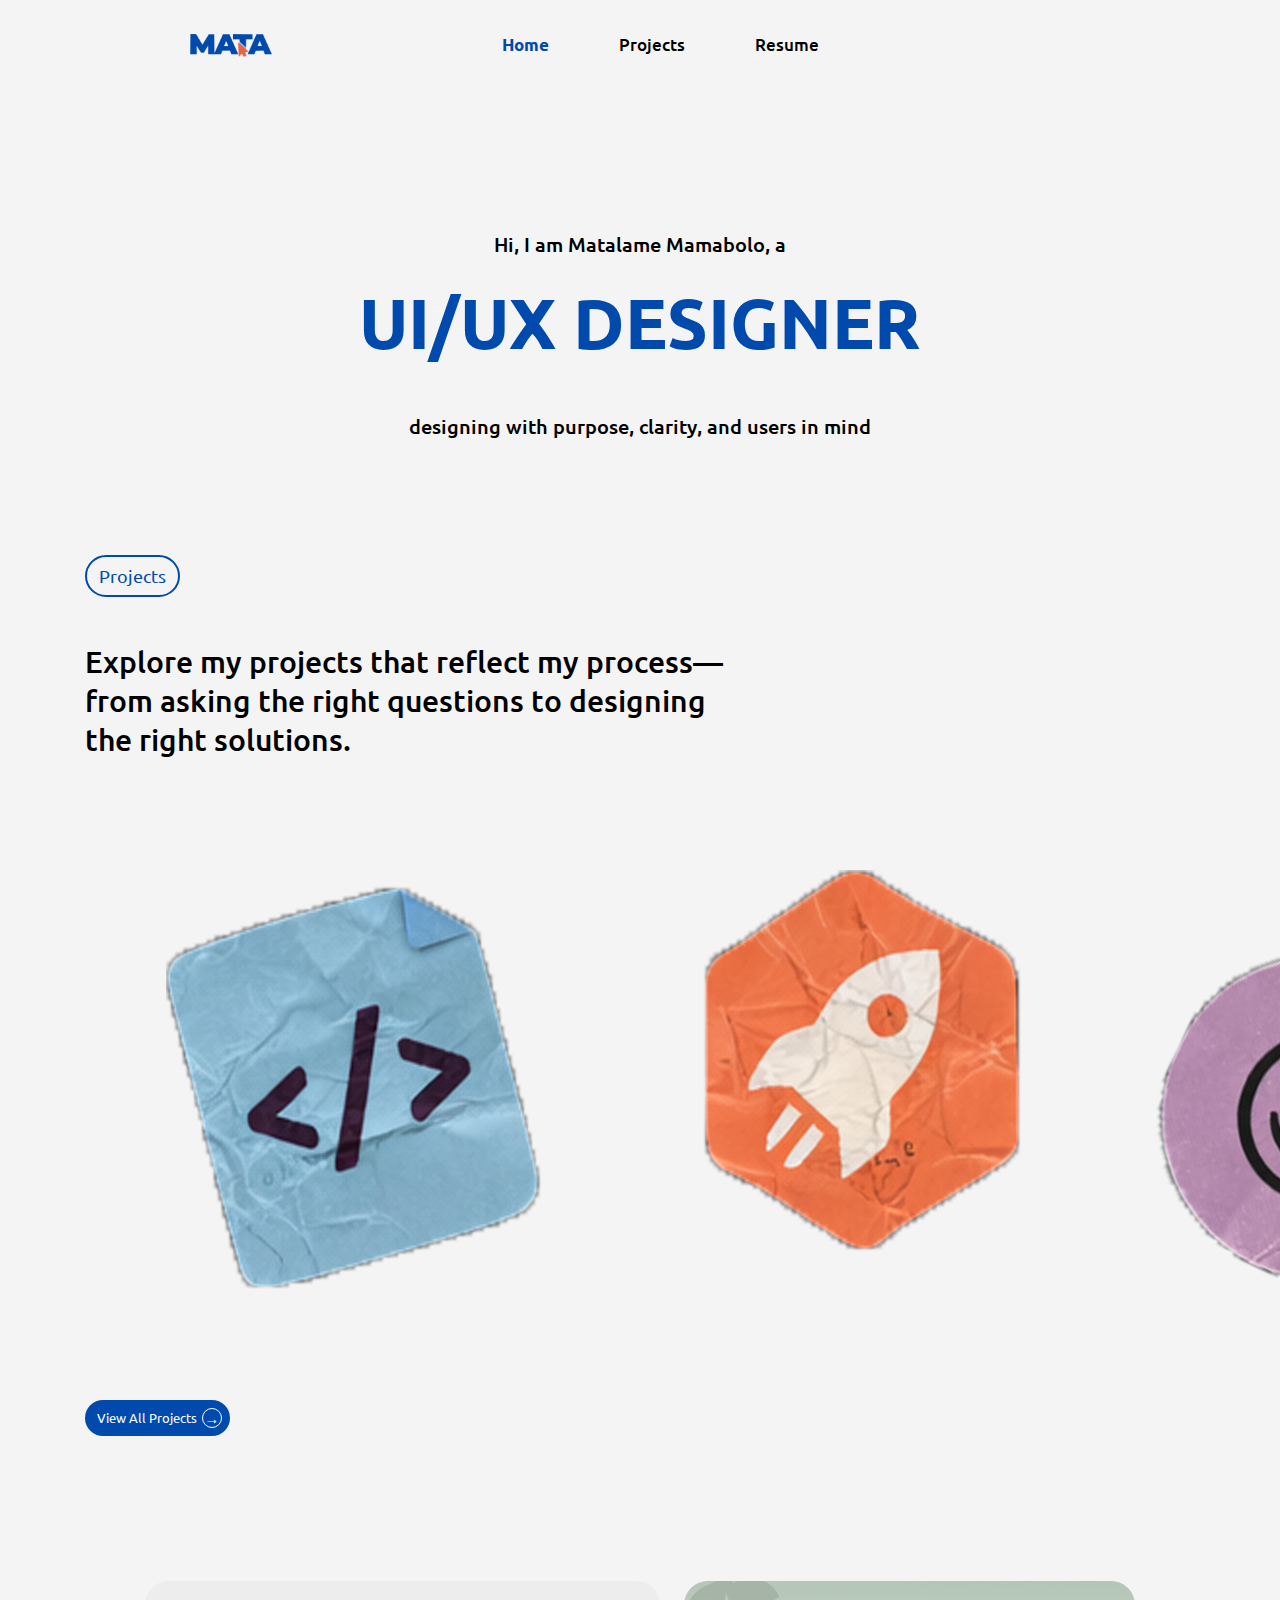
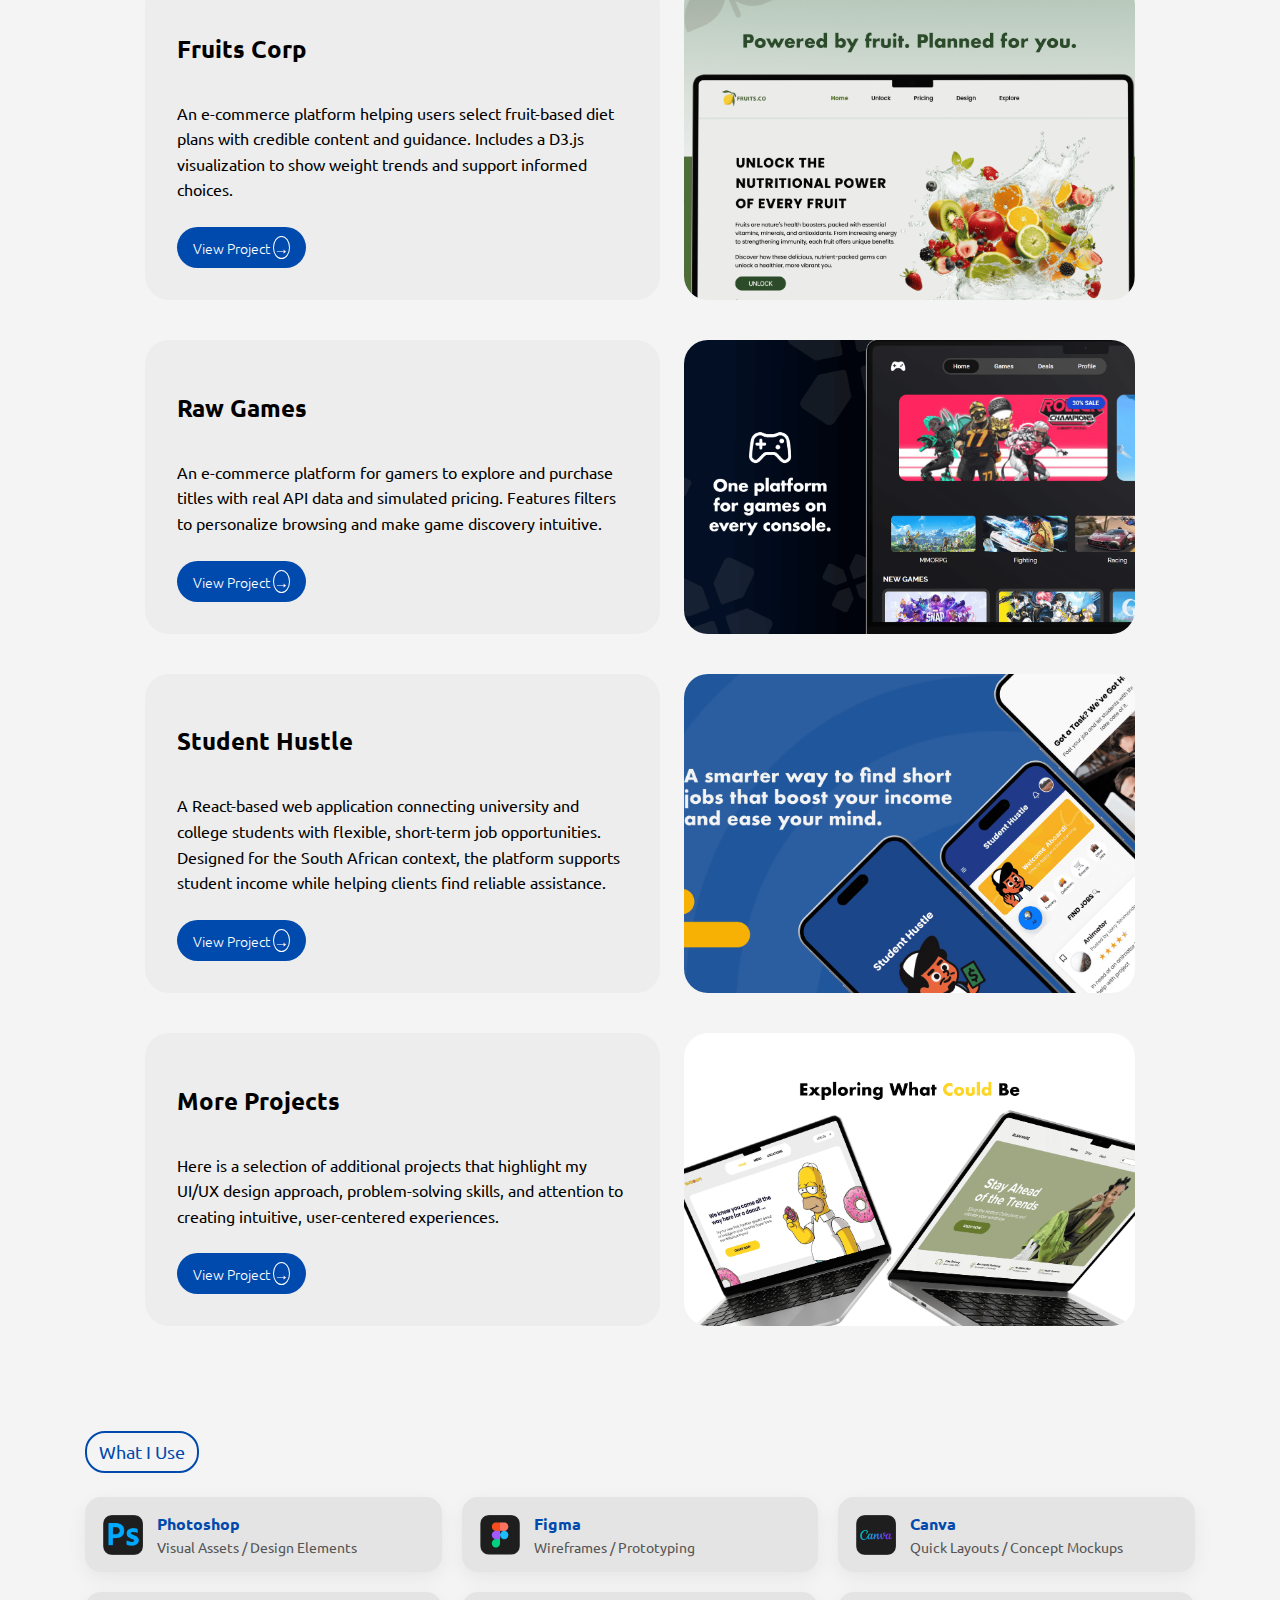
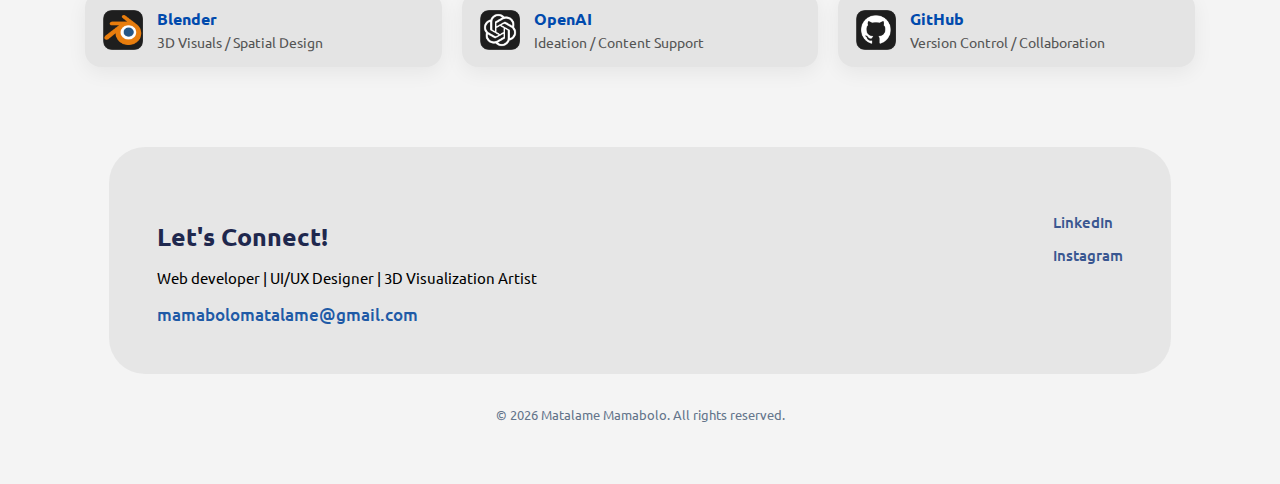
<file: index.html>
<!DOCTYPE html>
<html lang="en">
<head>
    <meta charset="UTF-8">
    <meta name="viewport" content="width=device-width, initial-scale=1.0">
    <meta name="description" content="Matalame Mamabolo Online Portfolio Webiste">
    <meta name="author" content="Matalame Mamabolo">
    <meta name="keywords" content="Home Page, About Me, Main , Matalame Mamabolo">
    <meta property="og:title" content="Matalame Mamabolo's Home Page">
    <meta property="og:description" content="The digital life and work of Matalame Mamabolo.">
    <meta property="og:type" content="Online Porfolio website">
    <title>Home</title>

    <script type="module">
        import { initialise } from "./Javascript/navMenu.js";
        initialise("Home");
    </script> 

    <script src="./Javascript/scrollReveal.js" defer></script>

    <link rel = "stylesheet" href = "./Styling/home.css">
    <link rel = "stylesheet" href = "./Styling/navMenu.css">
    <link rel = "stylesheet" href = "./Styling/footer.css">
</head>


<body>
    <main>
    <header>
        <img class = "logo" src = "./Images/MATA.PNG" alt = "logo">
        <nav>
            
        </nav>
    </header>

    <div class="nav-overlay"></div>


    <section class="home-info">
        <div class = "greeting-intro">
            <p>Hi, I am Matalame Mamabolo, a</p>
            <h1>UI/UX DESIGNER</h1>
            <h2>designing with purpose, clarity, and users in mind</h2>
            <!-- <p> I also do some another cool stuff</p> -->
        </div>

        <div class = "introduction">
            <h2>Projects</h2>
            <div class = "intro-div">
                <p>Explore my projects that reflect my process—from asking the right questions to designing the right solutions.</p>
                <img src = "./Images/Stickers.png" alt = "home-stickers">
            </div>
            <a href="../ProjectMenu/index.html" class="btn-link"><button class="cta-btn">View All Projects<span class="arrow-circle">→</span></button></a>
        </div>
    </section>
        
    <section class="project-banners">
    <!-- Fruits Corp -->
    <div class="banner-container">
        <div class="banner-content">
            <h2>Fruits Corp</h2>
            <p>
                An e-commerce platform helping users select fruit-based diet plans with
                credible content and guidance. Includes a D3.js visualization to show
                weight trends and support informed choices.
            </p>
            <a href="../FruitsWebsite/index.html">
                <button class="standard-btn">View Project <span class="small-circle">→</span></button>
            </a>
        </div>

        <div class="banner-image">
            <img src="./Images/FruitsBanner.png" alt="Fruits Corp project banner">
        </div>
    </div>

    <!-- Raw Games -->
    <div class="banner-container">
        <div class="banner-content">
            <h2>Raw Games</h2>
            <p>
                An e-commerce platform for gamers to explore and purchase titles with
                real API data and simulated pricing. Features filters to personalize
                browsing and make game discovery intuitive.
            </p>
            <a href="../RawGames/index.html">
                <button class="standard-btn">View Project <span class="small-circle">→</span></button>
            </a>
        </div>

        <div class="banner-image">
            <img src="./Images/RawGamesBanner.png" alt="Raw Games project banner">
        </div>
    </div>

    <!-- Student Hustle -->
    <div class="banner-container">
        <div class="banner-content">
            <h2>Student Hustle</h2>
            <p>
                A React-based web application connecting university and college students
                with flexible, short-term job opportunities. Designed for the South
                African context, the platform supports student income while helping
                clients find reliable assistance.
            </p>
            <a href="./StudentHustle/index.html">
                <button class="standard-btn">View Project <span class="small-circle">→</span></button>
            </a>
        </div>

        <div class="banner-image">
            <img src="./Images/StudentHustleBanner.png" alt="Student Hustle project banner">
        </div>
    </div>

    <!-- More Projects -->
    <div class="banner-container">
        <div class="banner-content">
            <h2>More Projects</h2>
            <p>
                Here is a selection of additional projects that highlight my UI/UX design
                approach, problem-solving skills, and attention to creating intuitive,
                user-centered experiences.
            </p>
            <a href="../OtherWork/index.html">
                <button class="standard-btn">View Project <span class="small-circle">→</span></button>
            </a>
        </div>

        <div class="banner-image">
            <img src="./Images/ConceptsBanner.png" alt="More projects banner">
        </div>
    </div>
    </section>

    <section class="stack-info">
        <h2>What I Use</h2>
        <div class = stack-container>
            <div class = "stack-item">
                <img src ="./Images/Photoshop.png" class = "stack-image" alt="Photoshop Logo">
                    <div class = "stack-item-text">
                        <h3>Photoshop</h3>
                        <p>Visual Assets / Design Elements</p>
                    </div>
            </div>

            <div class = "stack-item">
                <img src ="./Images/Figma.png" class = "stack-image" alt="Figma Logo">
                <div class = "stack-item-text">
                    <h3>Figma</h3>
                    <p>Wireframes / Prototyping</p>
                </div>
            </div>

            <div class = "stack-item">
                <img src ="./Images/Canva.png" class = "stack-image" alt="Canva Logo">
                <div class = "stack-item-text">
                    <h3>Canva</h3>
                    <p>Quick Layouts / Concept Mockups</p>
                </div>
            </div>

            <div class = "stack-item">
                <img src ="./Images/Blender.png" class = "stack-image" alt="Blender Logo">
                <div class = "stack-item-text">
                    <h3>Blender</h3>
                    <p>3D Visuals / Spatial Design</p>
                </div>
            </div>

            <div class = "stack-item">
                <img src ="./Images/OpenAI.png" class = "stack-image" alt="OpenAI Logo">
                <div class = "stack-item-text">
                    <h3>OpenAI</h3>
                    <p>Ideation / Content Support</p>
                </div>
            </div>

            <div class = "stack-item">
                <img src ="./Images/GitHub.png" class = "stack-image" alt="GitHub Logo">
                <div class = "stack-item-text">
                    <h3>GitHub</h3>
                    <p>Version Control / Collaboration</p>
                </div>
            </div>

        </div>
    
    </section>

    <footer class="footer-wrapper">
    <div class="footer-card">
        <div class="footer-left">
            <h3>Let's Connect!</h3>
            <p class="footer-tagline">
                Web developer | UI/UX Designer | 3D Visualization Artist
            </p>

            <a href="mailto:matalamemamabolo@gmail.com" class="footer-email">
                mamabolomatalame@gmail.com
            </a>
        </div>

        <div class="footer-right">
            <ul>
                <li><a href="https://www.linkedin.com/in/matalame-mamabolo-682b63214/" target="_blank">LinkedIn</a></li>
                <li><a href="https://www.instagram.com/matalame_/" target="_blank">Instagram</a></li>
            </ul>
        </div>
    </div>

    <p class="footer-copy">
        &copy; 2026 Matalame Mamabolo. All rights reserved.
    </p>
    </footer>

</main>
  
</body>
</html>
</file>
<file: Styling/home.css>
@import url('https://fonts.googleapis.com/css2?family=Ubuntu:ital,wght@0,300;0,400;0,500;0,700;1,300;1,400;1,500;1,700&display=swap');

* {
    box-sizing: border-box;
}

html {
    scroll-behavior: smooth;
}

body {
    font-family: "Ubuntu", sans-serif;
    background-color: #F4F4F4;
    padding-inline: clamp(16px, 6vw, 90px);
}

.greeting-intro h1{
    font-size: 70px;
    color: #004AAD;
    font-weight: 700;
    margin-top: 0px;
    /* margin-bottom: 150px; */
    text-align: center;
}

.greeting-intro p{
    font-size: 20px;
    font-weight: 500;
    text-align: center;
    margin-top: 150px;
}

.greeting-intro h2 {
    font-size: 20px;
    font-weight: 500;
    text-align: center;
    margin-bottom: 100px;
}

.introduction {
    margin-bottom: 55px;
}

.introduction p {
    max-width: 650px;
    font-size: 30px;
    font-weight: 500;
}

.introduction h2 {
    color: #004AAD;
    font-size: 18px;
    font-weight: 400;
    border: 2px solid #004AAD;
    border-radius: 30px;
    padding: 8px 12px; 
    display: inline-block; 
}

.cta-btn {
    color: #ffffff;
    padding: 8px 8px 8px 12px; 
    border-radius: 400px;
    border: none;
    background-color: #004AAD;
    font-family: inherit;
    font-size: 13px;
    font-weight: 400;
    cursor: pointer;
    display: inline-flex;
    align-items: center;
    gap: 5px;
    transition: transform 0.2s ease, box-shadow 0.2s ease;
    margin-bottom: 30px;
}

.standard-btn {
    border: none;
    color: #ffffff;
    padding: 10px 16px; 
    border-radius: 400px; 
    background-color: #004AAD;
    font-family: "Ubuntu", sans-serif;
    font-size: 14px;
    font-weight: 300;
    cursor: pointer;
    align-items: center;
    gap: 8px;
    transition: transform 0.2s ease, box-shadow 0.2s ease;
}

.arrow-circle {
    width: 20px;
    height: 20px;
    border-radius: 50%;
    border: 1px solid #ffffff;
    display: flex;
    align-items: center;
    justify-content: center;
    font-size: 15px;

    transition: transform 0.2s ease, background 0.2s ease;
}

.small-circle {
    width: 20px;
    height: 20px;
    border-radius: 50%;
    gap:2px;
    border: 1px solid #ffffff;
    align-items: center;
    justify-content: center;
    font-size: 15px;

    transition: transform 0.2s ease, background 0.2s ease;
}

.cta-btn:hover, .standard-btn:hover {
    transform: translateY(-2px);
    box-shadow: 0 10px 25px rgba(134, 179, 253, 0.3);
}

.project-banners {
    display: flex;
    flex-direction: column;
    gap: 40px;
    padding: clamp(20px, 6vw, 60px);
}

.banner-container {
    display: flex;
    align-items: stretch;
    gap: 24px;
}

.banner-content {
    flex: 1;
    background: #ededed;
    padding: 32px;
    border-radius: 24px;
    display: flex;
    flex-direction: column;
    justify-content: center;
}

.banner-image {
    flex: 1;
    border-radius: 24px;
    overflow: hidden; 
}

.banner-image img {
    width: 100%;
    height: 100%;
    object-fit: cover;
    display: block;
}

.banner-content h3 {
    margin-bottom: 12px;
}

.banner-content p {
    margin-bottom: 24px;
    line-height: 1.6;
}

.stack-info h2:first-child {
    color: #004AAD;
    font-size: 18px;
    font-weight: 400;
    border: 2px solid #004AAD;
    border-radius: 20px;
    padding: 8px 12px; 
    display: inline-block;
}

.stack-info {
    margin-top: 30px;
}

.stack-info h2 {
    margin-bottom: 24px;
}

.stack-container {
    display: grid;
    grid-template-columns: repeat(3, 1fr);
    gap: 20px;
}

.stack-item {
    display: flex;
    align-items: center;
    gap: 14px;

    background-color: #e4e4e4; 
    padding: 16px 18px;
    border-radius: 16px;

    box-shadow: 0 6px 20px rgba(0, 0, 0, 0.06);
}

.stack-image {
    width: 40px;
    height: 40px;
    object-fit: contain;
    flex-shrink: 0;
}

.stack-item-text h3 {
    margin: 0;
    font-size: 16px;
    font-weight: 600;
    color: #004AAD;
}

.stack-item-text p {
    margin: 4px 0 0;
    font-size: 14px;
    color: #555;
}

@media (max-width: 1024px) {
    .banner-container {
        flex-direction: column;
    }

    .banner-image {
        order: -1; 
        width: 100%;
        height: 220px; 
    }

    .banner-image img {
        width: 100%;
        height: 100%;
        object-fit: cover;
    }

    .banner-content {
        padding: 24px;
    }

    .stack-container {
        grid-template-columns: repeat(2, 1fr);
    }
}

@media (max-width: 768px) {
    .banner-container {
        flex-direction: column;
    }

    .banner-image {
        order: -1; 
        width: 100%;
        height: 220px; 
    }

    .banner-image img {
        width: 100%;
        height: 100%;
        object-fit: cover;
    }

    .banner-content {
        padding: 24px;
    }

    .stack-container {
        grid-template-columns: repeat(2, 1fr);
        gap: 16px;
    }

    .stack-item {
        padding: 14px;
    }
}

@media (max-width: 480px) {
    .banner-image {
        height: 180px; 
    }

    .banner-content {
        padding: 16px;
    }

    .banner-content h3 {
        font-size: 18px;
    }

    .banner-content p {
        font-size: 14px;
    }
    .stack-container {
        grid-template-columns: 1fr;
    }

    .stack-item {
        gap: 12px;
        padding: 12px;
    }

    .stack-image {
        width: 36px;
        height: 36px;
    }

    .stack-item-text h3 {
        font-size: 15px;
    }

    .stack-item-text p {
        font-size: 13px;
    }
}
</file>
<file: Styling/navMenu.css>
@import url('https://fonts.googleapis.com/css2?family=Ubuntu:ital,wght@0,300;0,400;0,500;0,700;1,300;1,400;1,500;1,700&display=swap');

.nav__links li, a {
    font-family: "Ubuntu", sans-serif;
    font-weight: 500;
    font-size: 17px;
    color: #000000;
    text-decoration: none;
}

.logo {
    position: absolute;
    left: 0;
    margin-left: 100px; 
    width: 90px;
    height: auto;
}


header {
    display: flex;
    justify-content: center; 
    align-items: center;
    position: sticky; 
    top: 0; 
    z-index: 1000; 
    background-color: #f4f4f4;
}

/* .logo {
    position: absolute;
    left: 0;
    margin-left: 100px; 
    width: 250px;
    height: auto;
} */

.nav__links {
    list-style: none;
    display: flex; 
    justify-content: center; 
    margin: 0;
}

.nav__links li {
    display: inline-block;
    padding: 25px 35px;
}

.nav__links li a {
    transition: all 0.3s ease 0s;
}

.nav__links li a:hover {
    color: #5685c2;
}

.current-page {
    color: #004AAD;
    font-weight: bold;
}

.hamburger {
    display: none; 
    flex-direction: column;
    cursor: pointer;
    z-index: 1000; 
}

.hamburger div {
    width: 25px;
    height: 3px;
    background-color: #edf0f1;
    margin: 3px 0;
}

@media screen and (max-width: 1024px) {

  header {
    position: relative;
    padding: 20px 24px;
    z-index: 1000;
  }

  .nav__container {
    display: flex;
    justify-content: space-between;
    align-items: center;
  }

  .nav__links {
    position: fixed;
    top: 0;
    left: 0;
    height: 100vh;
    width: 75%;
    max-width: 320px;

    background-color: #004AAD;

    display: flex;
    flex-direction: column;
    align-items: flex-start;

    padding: 80px 24px;
    gap: 24px;

    transform: translateX(-100%);
    transition: transform 0.35s ease;
    z-index: 999;
    }

    .nav__links.show {
    transform: translateX(0);
    }

    .nav__links li {
    width: 100%;
    }

    .nav__links a {
    font-size: 1.1rem;
    display: block;
    width: 100%;
    color: #f4f4f4;
    }

    .hamburger {
    position: fixed;
    top: 20px;
    right: 24px;

    display: flex;
    flex-direction: column;
    gap: 6px;
    cursor: pointer;

    z-index: 1002; 
    }


  .hamburger div {
    width: 28px;
    height: 3px;
    background-color: #000;
    transition: all 0.3s ease;
  }

  .hamburger.active div:nth-child(1) {
    transform: rotate(45deg) translate(5px, 5px);
  }

  .hamburger.active div:nth-child(2) {
    opacity: 0;
  }

  .hamburger.active div:nth-child(3) {
    transform: rotate(-45deg) translate(6px, -6px);
  }

  .nav-overlay {
  position: fixed;
  inset: 0;
  background: rgba(0, 0, 0, 0.4);
  opacity: 0;
  pointer-events: none;
  transition: opacity 0.3s ease;
  z-index: 998;
}

.nav-overlay.show {
  opacity: 1;
  pointer-events: auto;
}

}
</file>
<file: Styling/footer.css>
@import url('https://fonts.googleapis.com/css2?family=Ubuntu:ital,wght@0,300;0,400;0,500;0,700;1,300;1,400;1,500;1,700&display=swap');

.footer-wrapper {
    padding: 80px 24px 40px;
    font-family: 'Ubuntu', sans-serif;
}

.footer-card {
    max-width: 1100px;
    margin: 0 auto;
    background: #e6e6e6;
    backdrop-filter: blur(12px);
    border-radius: 36px;
    padding: 48px;
    display: flex;
    justify-content: space-between;
    gap: 48px;
}

.footer-left h3 {
    font-size: 25px;
    color: #1f284e;
    margin-bottom: 12px;
}

.footer-tagline {
    color: #000000;
    font-size: 0.95rem;
    max-width: 400px;
    margin-bottom: 16px;
}

.footer-email {
    color: #205aa6;
    font-weight: 500;
    text-decoration: none;
}

.footer-email:hover {
    text-decoration: underline;
}

.footer-right {
    display: flex;
    gap: 64px;
}

.footer-right ul {
    list-style: none;
    padding: 0;
}

.footer-right li {
    margin-bottom: 12px;
}

.footer-right a {
    color: #3a5791;
    text-decoration: none;
    font-size: 0.95rem;
}

.footer-right a:hover {
    color: #38bdf8;
}

.footer-copy {
    text-align: center;
    margin-top: 32px;
    font-size: 0.8rem;
    color: #64748b;
}

@media (max-width: 600px) {
    .footer-wrapper {
        padding: 48px 16px 32px;
    }

    .footer-card {
        flex-direction: column;
        padding: 32px 24px;
        gap: 32px;
        border-radius: 24px;
    }

    .footer-left h3 {
        font-size: 1.4rem;
        text-align: center;
    }

    .footer-tagline {
        text-align: center;
        max-width: 100%;
        font-size: 0.9rem;
    }

    .footer-email {
        display: block;
        text-align: center;
    }

    .footer-right {
        flex-direction: column;
        gap: 24px;
        align-items: center;
        text-align: center;
    }

    .footer-right ul {
        padding: 0;
    }

    .footer-copy {
        font-size: 0.75rem;
        margin-top: 24px;
    }
}

@media (min-width: 601px) and (max-width: 900px) {
    .footer-card {
        flex-direction: column;
        padding: 40px;
        gap: 40px;
    }

    .footer-right {
        justify-content: space-between;
        gap: 48px;
    }

    .footer-left h3 {
        font-size: 1.6rem;
    }

    .footer-tagline {
        max-width: 100%;
        font-size: 0.95rem;
    }
}
</file>
